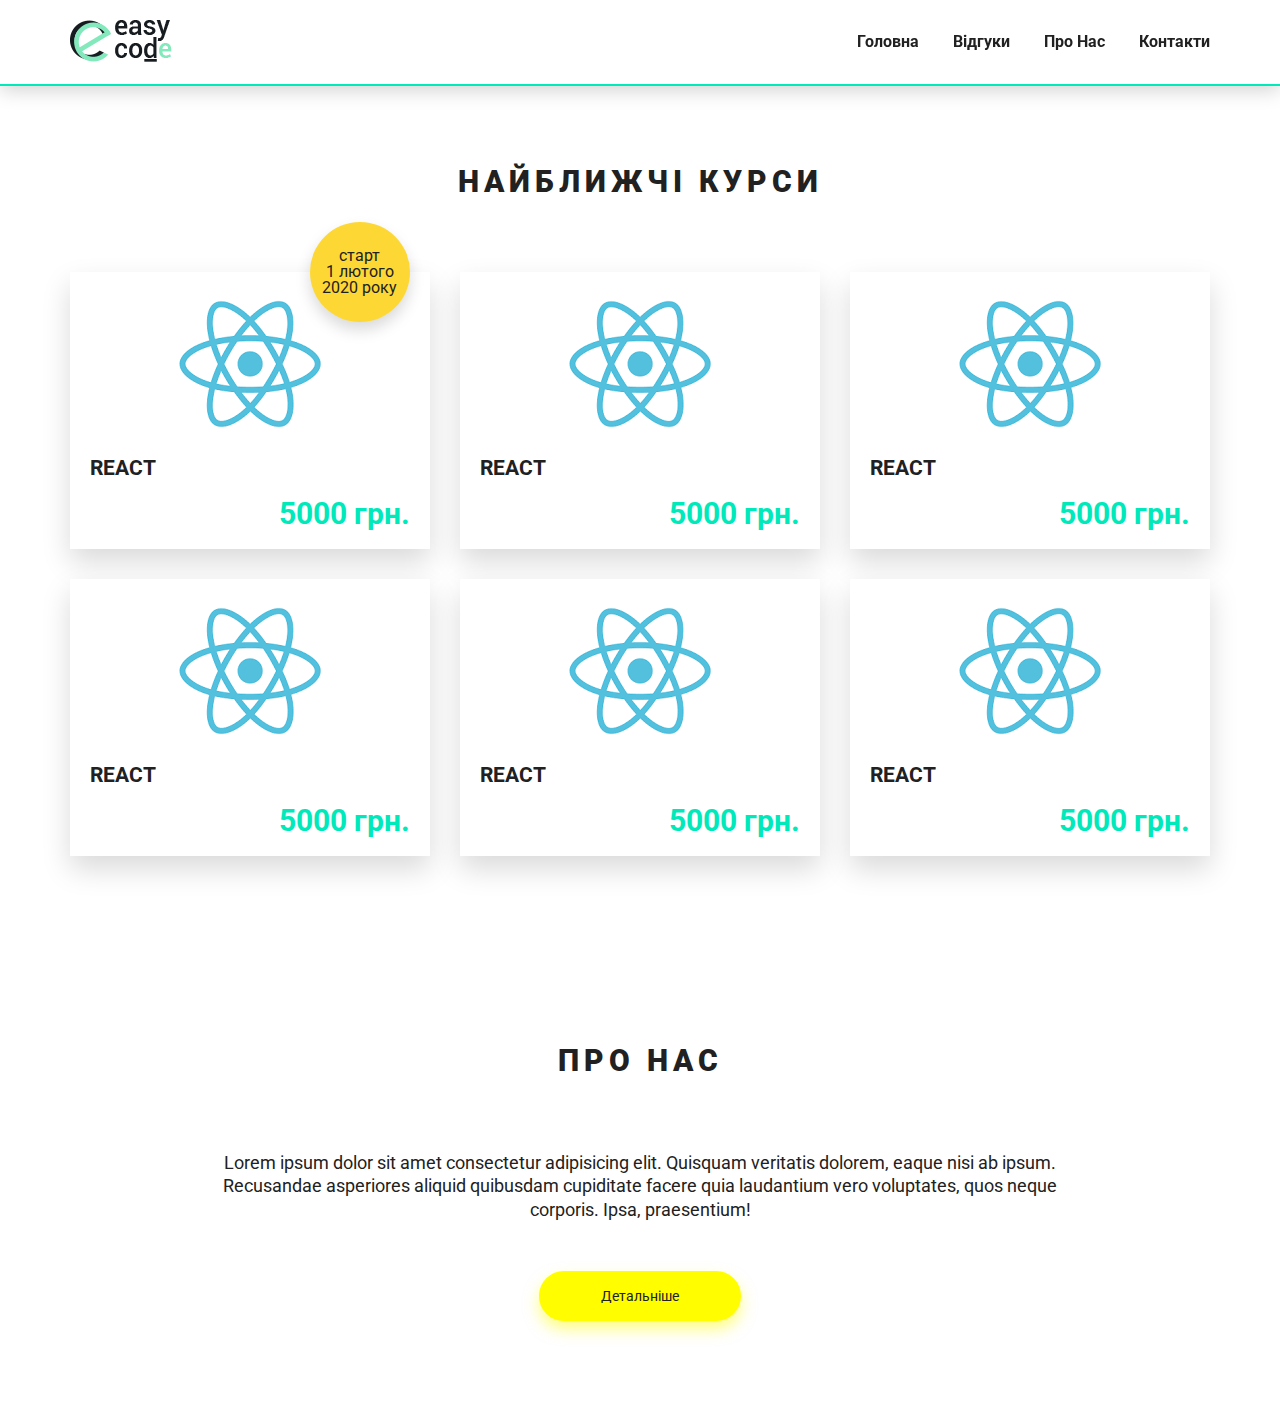
<file: index.html>
<!DOCTYPE html>
<html lang="en">

  <head>
    <meta charset="UTF-8">
    <title>Home page</title>
    <link href="https://fonts.googleapis.com/css?family=Roboto:400,700,900&display=swap" rel="stylesheet">
    <link rel="stylesheet" href="css/style.css">
  </head>

  <body>
    <header id="header">
      <div class="container d-flex justify-content-between align-items-center">
        <div class="logo">
          <a href="#">
            <img src="img/logo-black.png" alt="logo">
          </a>
        </div>
        <!-- /.logo -->
        <nav class="header-nav">
          <a href="#">Головна</a>
          <a href="#">Відгуки</a>
          <a href="#">Про нас</a>
          <a href="#">Контакти</a>
        </nav>
        <!-- /.header-nav -->
      </div>
      <!-- /.container -->
    </header>
    <!-- /#header -->

    <main id="main">
      <section class="standart-section courses-wrap">
        <div class="container">
          <h3 class="section-title text-center text-uppercase">Найближчі курси</h3>
          <div class="row d-flex flex-wrap">
            <div class="col-4">
              <div class="course-item">
                <div class="course-date text-center">
                  <span>старт</span>
                  <span>1 лютого 2020 року</span>
                </div>
                <!-- /.course-date -->
                <a href="#" class="course-img text-center">
                  <img src="img/lesson-react.png" alt="course react">
                </a>
                <!-- /.course-img -->
                <h6 class="course-title text-uppercase"><a href="#">React</a></h6>
                <div class="course-price text-right">
                  <span>5000 грн.</span>
                </div>
                <!-- /.course-price -->
              </div>
              <!-- /.course-item -->
            </div>
            <!-- /.col-4 -->
            <div class="col-4">
              <div class="course-item">
                <a href="#" class="course-img text-center">
                  <img src="img/lesson-react.png" alt="course react">
                </a>
                <!-- /.course-img -->
                <h6 class="course-title text-uppercase"><a href="#">React</a></h6>
                <div class="course-price text-right">
                  <span>5000 грн.</span>
                </div>
                <!-- /.course-price -->
              </div>
              <!-- /.course-item -->
            </div>
            <!-- /.col-4 -->
            <div class="col-4">
              <div class="course-item">
                <a href="#" class="course-img text-center">
                  <img src="img/lesson-react.png" alt="course react">
                </a>
                <!-- /.course-img -->
                <h6 class="course-title text-uppercase"><a href="#">React</a></h6>
                <div class="course-price text-right">
                  <span>5000 грн.</span>
                </div>
                <!-- /.course-price -->
              </div>
              <!-- /.course-item -->
            </div>
            <!-- /.col-4 -->
            <div class="col-4">
              <div class="course-item">
                <a href="#" class="course-img text-center">
                  <img src="img/lesson-react.png" alt="course react">
                </a>
                <!-- /.course-img -->
                <h6 class="course-title text-uppercase"><a href="#">React</a></h6>
                <div class="course-price text-right">
                  <span>5000 грн.</span>
                </div>
                <!-- /.course-price -->
              </div>
              <!-- /.course-item -->
            </div>
            <!-- /.col-4 -->
            <div class="col-4">
              <div class="course-item">
                <a href="#" class="course-img text-center">
                  <img src="img/lesson-react.png" alt="course react">
                </a>
                <!-- /.course-img -->
                <h6 class="course-title text-uppercase"><a href="#">React</a></h6>
                <div class="course-price text-right">
                  <span>5000 грн.</span>
                </div>
                <!-- /.course-price -->
              </div>
              <!-- /.course-item -->
            </div>
            <!-- /.col-4 -->
            <div class="col-4">
              <div class="course-item">
                <a href="#" class="course-img text-center">
                  <img src="img/lesson-react.png" alt="course react">
                </a>
                <!-- /.course-img -->
                <h6 class="course-title text-uppercase"><a href="#">React</a></h6>
                <div class="course-price text-right">
                  <span>5000 грн.</span>
                </div>
                <!-- /.course-price -->
              </div>
              <!-- /.course-item -->
            </div>
            <!-- /.col-4 -->
          </div>
          <!-- /.row -->

        </div>
        <!-- /.container -->
      </section>
      <!-- /.standart-section courses-wrap -->
      <section class="standart-section about-us text-center">
        <div class="container">
          <h3 class="section-title text-center text-uppercase">Про нас</h3>
          <p class="about-us-text">Lorem ipsum dolor sit amet consectetur adipisicing elit. Quisquam veritatis dolorem,
            eaque nisi ab ipsum. Recusandae asperiores aliquid quibusdam cupiditate facere quia laudantium vero voluptates,
            quos neque corporis. Ipsa, praesentium!</p>
          <a href="#" class="btn btn-default">Детальніше</a>
        </div>
        <!-- /.container -->
      </section>
      <!-- /.standrt-section about-as text-centre -->
    </main>
    <!-- /#mail -->
  </body>

</html>
</file>
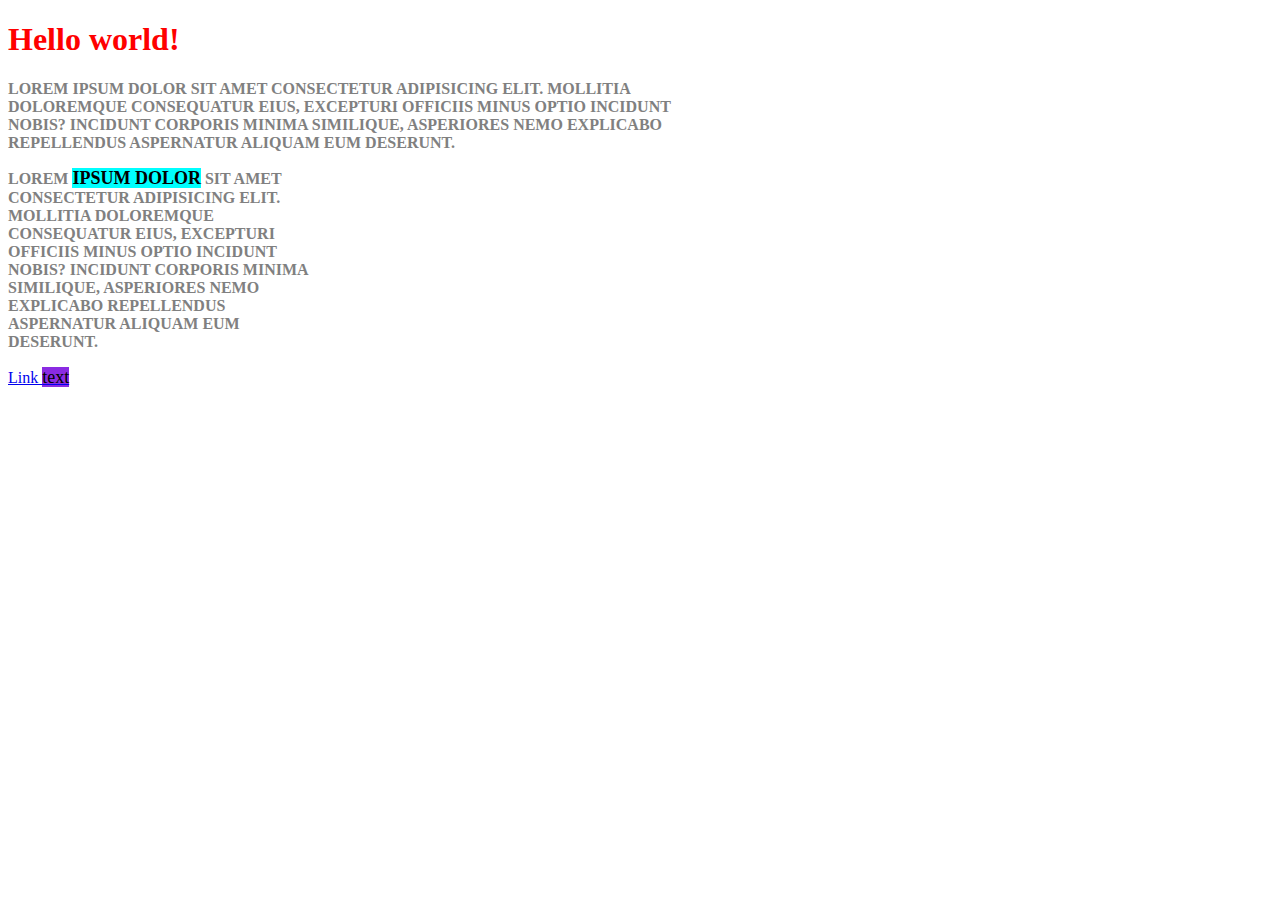
<file: Section 2 CSS Basics/09. Style Priorities/index.html>
<!DOCTYPE html>
<html>

<head>
    <meta charset="UTF-8">
    <title>Document</title>
    <link rel="stylesheet" href="css/style.css">
</head>

<body>
    <h1 style="color: red;">Hello world!</h1>
    <p class="text text-large" id="text">Lorem ipsum dolor sit amet consectetur adipisicing elit. Mollitia doloremque
        consequatur eius, excepturi officiis minus optio incidunt nobis? Incidunt corporis minima similique, asperiores
        nemo explicabo repellendus aspernatur aliquam eum deserunt.</p>
    <p class="text text-small">Lorem <mark>ipsum dolor</mark> sit amet consectetur adipisicing elit. Mollitia doloremque
        consequatur eius, excepturi officiis minus optio incidunt nobis? Incidunt corporis minima similique, asperiores
        nemo explicabo repellendus aspernatur aliquam eum deserunt.</p>
    <a href="#">Link <mark>text</mark></a>
</body>

</html>
</file>
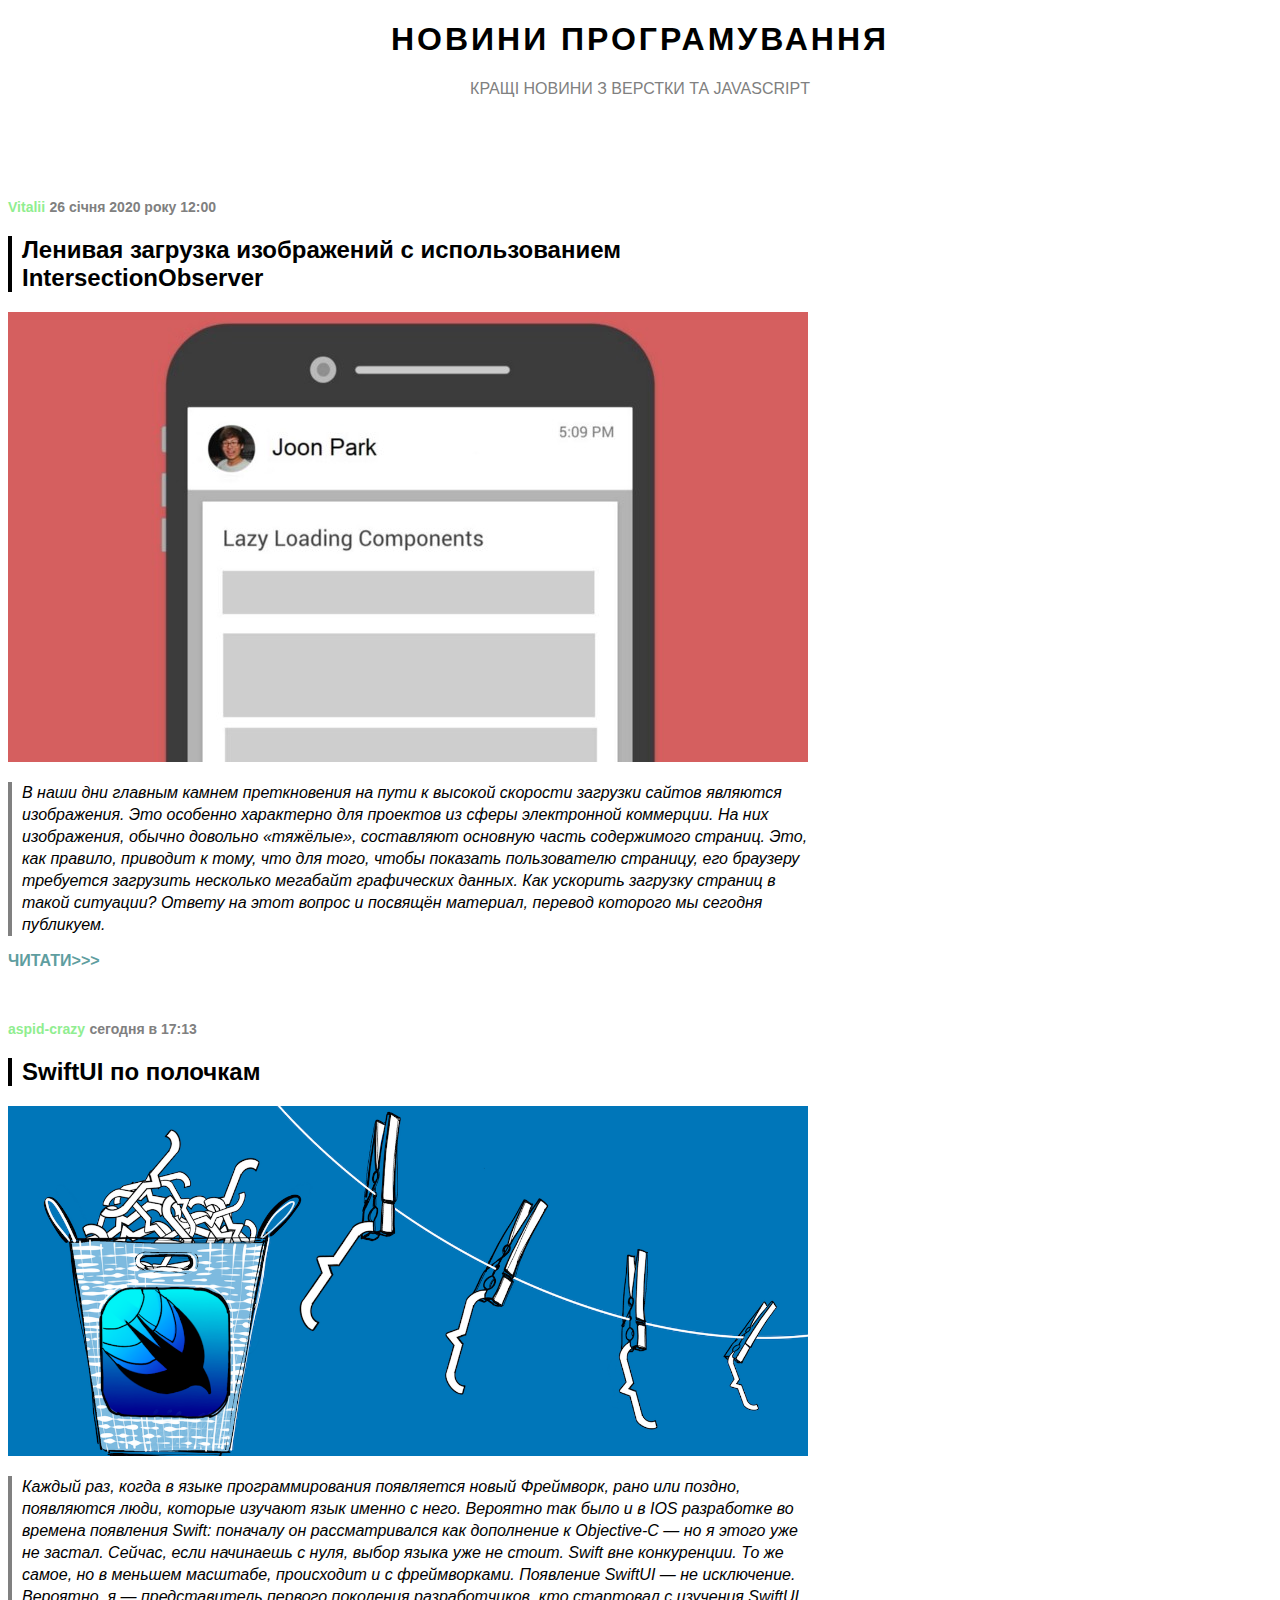
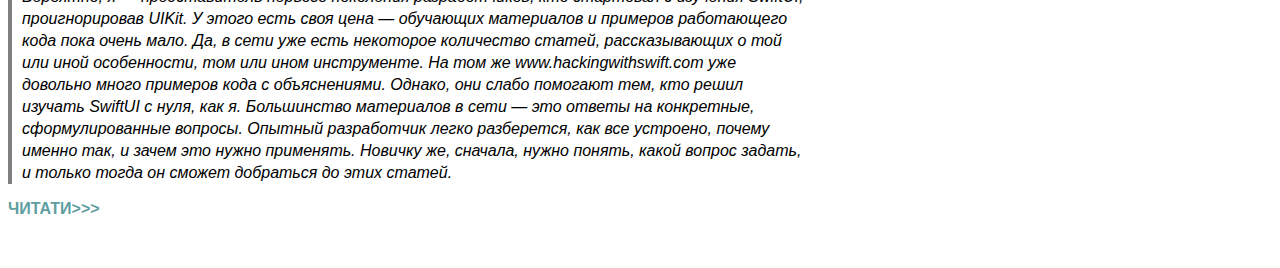
<file: Section 2 CSS Basics/10. Layout of a simple page/index.html>
<!DOCTYPE html>
<html lang="en">

<head>
  <meta charset="UTF-8" />
  <meta name="viewport" content="width=device-width, initial-scale=1.0" />
  <meta http-equiv="X-UA-Compatible" content="ie=edge" />
  <title>Document</title>
  <link rel="stylesheet" href="css/style.css">
</head>

<body>
  <div class="page-header text-center text-uppercase">
    <h1 class="page-title">Новини програмування</h1>
    <p class="page-description">Кращі новини з верстки та Javascript</p>
  </div>
  <!-- /.page-header -->
  <div class="news-container">
    <div class="news-post">
      <span class="news-post-author text-bold">Vitalii</span>
      <span class="news-post-date text-bold">26 січня 2020 року 12:00</span>
      <h2 class="news-post-title">Ленивая загрузка изображений с использованием IntersectionObserver</h2>
      <a href="#" class="news-post-img">
        <img src="img/post-img-1.jpg" alt="news image">
      </a>
      <p class="news-post-text">
        В наши дни главным камнем преткновения на пути к высокой скорости загрузки сайтов являются изображения. Это
        особенно характерно для проектов из сферы электронной коммерции. На них изображения, обычно довольно «тяжёлые»,
        составляют основную часть содержимого страниц. Это, как правило, приводит к тому, что для того, чтобы показать
        пользователю страницу, его браузеру требуется загрузить несколько мегабайт графических данных. Как ускорить
        загрузку страниц в такой ситуации? Ответу на этот вопрос и посвящён материал, перевод которого мы сегодня
        публикуем.
      </p>
      <a href="#" class="news-post-link text-uppercase text-bold">Читати>>></a>
    </div>
    <div class="news-post">
      <span class="news-post-author text-bold">aspid-crazy</span>
      <span class="news-post-date text-bold">сегодня в 17:13</span>
      <h2 class="news-post-title">SwiftUI по полочкам</h2>
      <a href="#" class="news-post-img">
        <img src="img/post-img-2.png" alt="news image">
      </a>
      <p class="news-post-text">
        Каждый раз, когда в языке программирования появляется новый Фреймворк, рано или поздно, появляются люди, которые
        изучают язык именно с него. Вероятно так было и в IOS разработке во времена появления Swift: поначалу он
        рассматривался как дополнение к Objective-C — но я этого уже не застал. Сейчас, если начинаешь с нуля, выбор
        языка уже не стоит. Swift вне конкуренции.

        То же самое, но в меньшем масштабе, происходит и с фреймворками. Появление SwiftUI — не исключение. Вероятно, я
        — представитель первого поколения разработчиков, кто стартовал с изучения SwiftUI, проигнорировав UIKit. У этого
        есть своя цена — обучающих материалов и примеров работающего кода пока очень мало. Да, в сети уже есть некоторое
        количество статей, рассказывающих о той или иной особенности, том или ином инструменте. На том же
        www.hackingwithswift.com уже довольно много примеров кода с объяснениями. Однако, они слабо помогают тем, кто
        решил изучать SwiftUI с нуля, как я. Большинство материалов в сети — это ответы на конкретные, сформулированные
        вопросы. Опытный разработчик легко разберется, как все устроено, почему именно так, и зачем это нужно применять.
        Новичку же, сначала, нужно понять, какой вопрос задать, и только тогда он сможет добраться до этих статей.
      </p>
      <a href="#" class="news-post-link text-uppercase text-bold">Читати>>></a>
    </div>
  </div>
  <!-- /.news-container -->
</body>

</html>
</file>
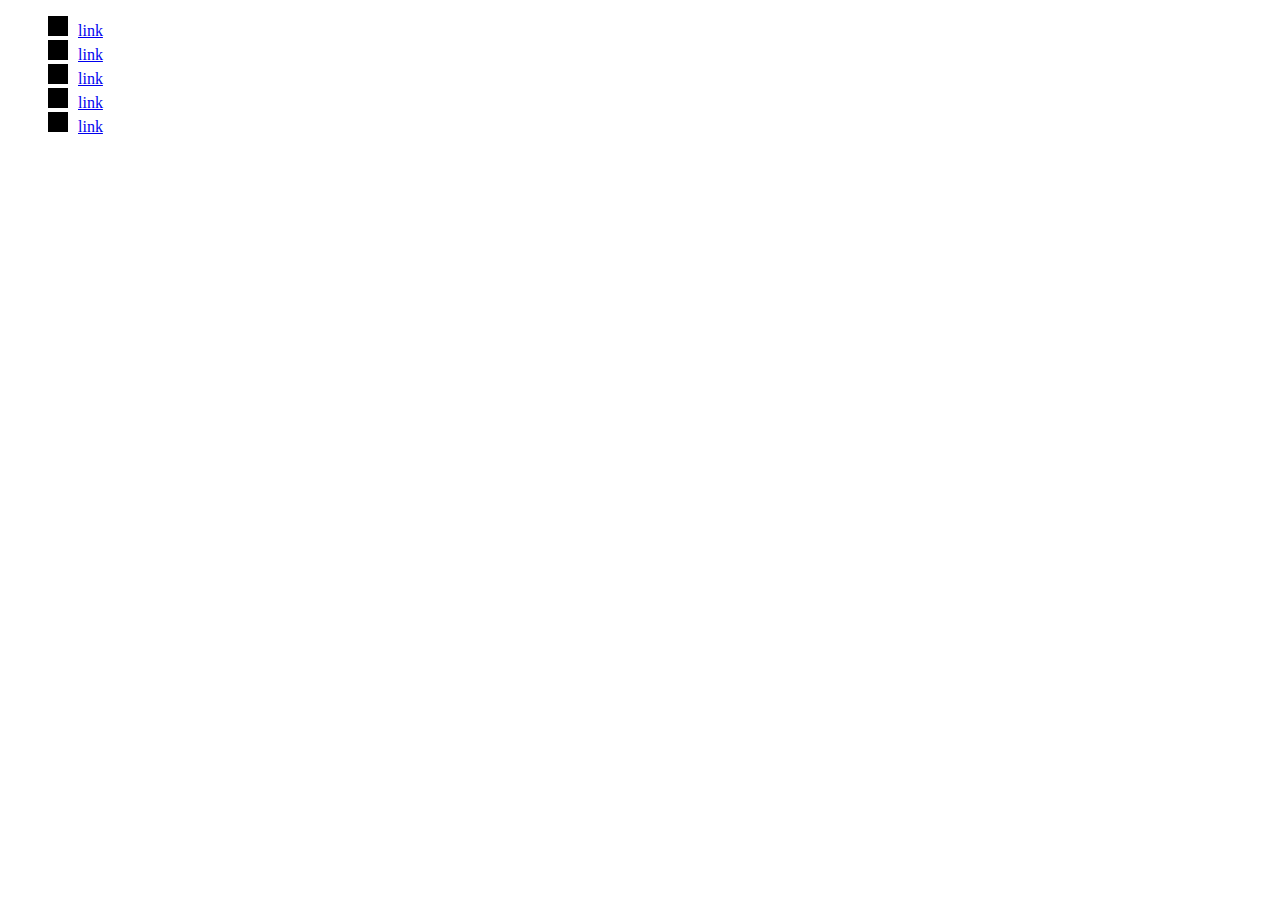
<file: Section 2 CSS Basics/11. Pseudo-classes and pseudo-elements/index.html>
<!DOCTYPE html>
<html>

<head>
    <meta charset="UTF-8">
    <title>Document</title>
    <link rel="stylesheet" href="css/style.css">
</head>

<body>
    <ul class="list">
        <li><a href="#">link</a></li>
        <li class="not-exmpl"><a href="#">link</a></li>
        <li><a href="#">link</a></li>
        <li><a href="#">link</a></li>
        <li class="not-exmpl"><a href="#">link</a></li>
    </ul>
</body>

</html>
</file>
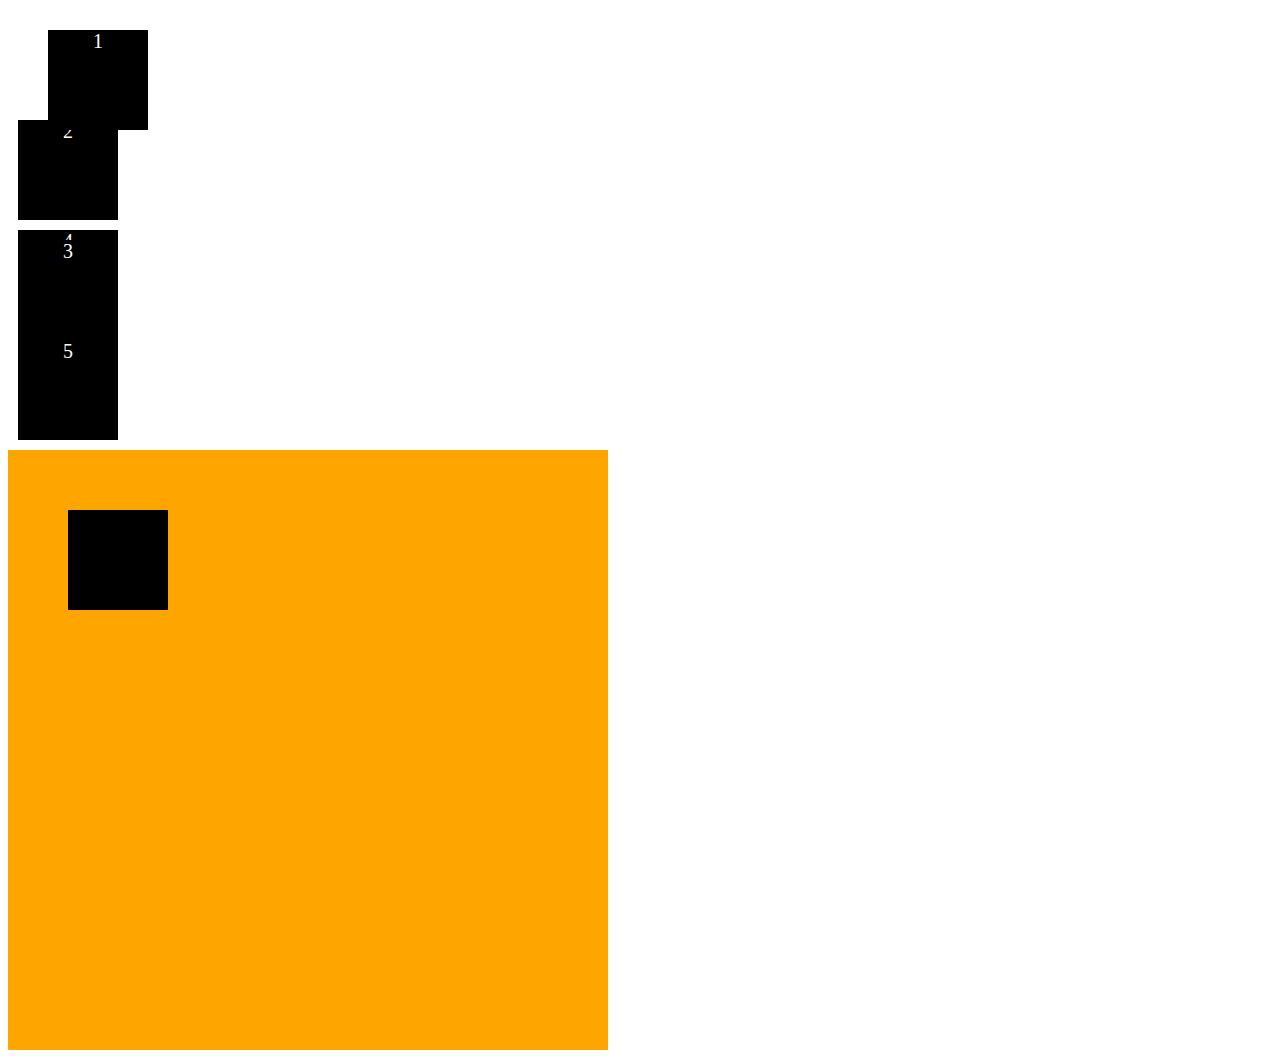
<file: Section 2 CSS Basics/12. Positioning of elements/index.html>
<!DOCTYPE html>
<html>

<head>
    <meta charset="UTF-8">
    <title>Document</title>
    <link rel="stylesheet" href="css/style.css">
</head>

<body>
    <div class="block pos-relative">1</div>
    <div class="block">2</div>
    <div class="block pos-absolute">3</div>
    <div class="block">4</div>
    <div class="block pos-fixed">5</div>
    <div class="absolute-container">
        <div class="block"></div>
    </div>
</body>

</html>
</file>
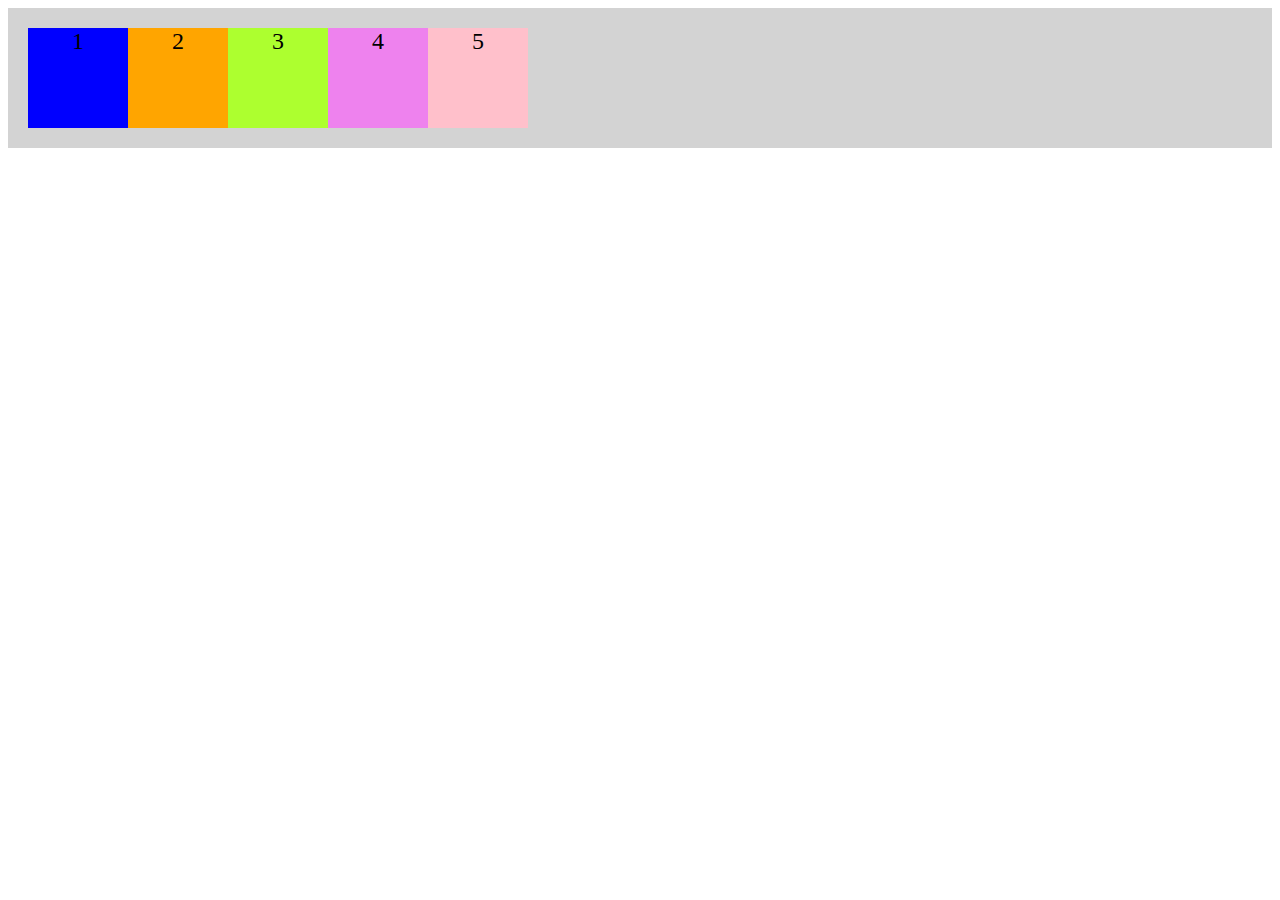
<file: Section 2 CSS Basics/13. Introduction to Flexbox/index.html>
<!DOCTYPE html>
<html>

<head>
    <meta charset="UTF-8">
    <title>Document</title>
    <link rel="stylesheet" href="css/style.css">
</head>

<body>
    <div class="flex-container">
        <div class="flex-el bg-blue">1</div>
        <div class="flex-el bg-orange">2</div>
        <div class="flex-el bg-green">3</div>
        <div class="flex-el bg-violet">4</div>
        <div class="flex-el bg-pink">5</div>
    </div>
</body>

</html>
</file>
<file: Section 2 CSS Basics/09. Style Priorities/css/style.css>
/* 
    * {}
    p {}
    .class-name {}
    #id-name {}
    inline-style

    .class-name h1 
*/
h1 {
    color: orange;
}

p mark {
    background-color: aqua;
}

mark {
    background-color: blueviolet;
    font-size: 18px;
}

p {
    color: blue;
}

.text {
    text-transform: uppercase;
    color: gray !important;
    font-weight: bold;
}

.text-large {
    width: 700px;
}

.text-small {
    width: 300px;
}

#text {
    color: lightseagreen;
}
</file>
<file: Section 2 CSS Basics/10. Layout of a simple page/css/style.css>
body {
  font-family: Arial, Helvetica, sans-serif;
}

a {
  text-decoration: none;
  color: black;
}

img {
  max-width: 100%;
}

.text-center {
  text-align: center;
}

.text-uppercase {
  text-transform: uppercase;
}

.text-bold {
  font-weight: bold;
}

.page-title {
  letter-spacing: 3px;
}

.page-description {
  color: grey;
  font-size: 16px;
}

/* News Section Start */
.news-container {
  margin-top: 100px;
}

.news-post {
  width: 800px;
  margin-bottom: 50px;
}

.news-post-author,
.news-post-date {
  font-size: 14px;
  color: lightgreen;
}

.news-post-date {
  color: grey;
}

.news-post-title {
  border-left: 4px solid black;
  padding-left: 10px;
}

.news-post-text {
  border-left: 4px solid grey;
  padding-left: 10px;
  font-style: italic;
  line-height: 22px;
}

.news-post-link {
  color: cadetblue;
}
</file>
<file: Section 2 CSS Basics/11. Pseudo-classes and pseudo-elements/css/style.css>
/* .list li:last-child a {
    color: red;
}

.list li:first-child a {
    color: orange;
} */

/* .list li:nth-child(4) a {
    color: blueviolet;
} */

/* .list a:hover {
    color: brown;
} */

/* .list li:not(.not-exmpl) a {
    color: orange;
} */
.list {
    list-style: none;
}

.list li::before {
    content: '';
    display: inline-block;
    width: 20px;
    height: 20px;
    background-color: #000;
    margin-right: 10px;
}
</file>
<file: Section 2 CSS Basics/12. Positioning of elements/css/style.css>
.block {
    width: 100px;
    height: 100px;
    margin: 10px;
    background-color: #000;
    color: #fff;
    text-align: center;
    font-size: 20px;
}

.pos-relative {
    position: relative;
    top: 20px;
    left: 30px;
}

.pos-absolute {
    position: absolute;
}

.absolute-container {
    width: 500px;
    height: 500px;
    padding: 50px;
    background-color: orange;
}
</file>
<file: Section 2 CSS Basics/13. Introduction to Flexbox/css/style.css>
.flex-container {
    padding: 20px;
    background-color: lightgray;
    display: flex;
    /* justify-content: space-evenly;*/
    flex-wrap: wrap;
}

.flex-el {
    width: 100px;
    height: 100px;
    color: black;
    text-align: center;
    font-size: 24px;
    /* flex-grow: 1; */
}

.bg-blue {
    background-color: blue;
    /* order: 1; */
}

.bg-orange {
    background-color: orange;
}

.bg-green {
    background-color: greenyellow;
}

.bg-violet {
    background-color: violet;
}

.bg-pink {
    background-color: pink;
}
</file>
<file: css/style.css>
/* Reset start */
* {
  box-sizing: border-box;
  margin: 0;
  padding: 0;
}

body {
  color: #212121;
  font: 400 14px/1 "Roboto", sans-serif;
}

a {
  color: inherit;
  text-decoration: none;
}

ul {
  list-style: none;
}

img {
  max-width: 100%;
}

/* Reset end */

/* Default classes start  */
.d-flex {
  display: flex;
}

.justify-content-between {
  justify-content: space-between;
}

.justify-content-center {
  justify-content: center;
}

.align-items-center {
  align-items: center;
}

.flex-column {
  flex-direction: column;
}

.flex-wrap {
  flex-wrap: wrap;
}

.text-center {
  text-align: center;
}

.text-right {
  text-align: right;
}

.text-uppercase {
  text-transform: uppercase;
}

/* Default classes end  */

.container {
  max-width: 1170px;
  margin: auto;
  padding: 0 15px;
}

.standart-section {
  padding: 80px 0;
}

.section-title {
  font-weight: 900;
  margin-bottom: 75px;
  font-size: 30px;
  letter-spacing: 5px;
}

.col-4 {
  width: 33.3333%;
  padding: 0 15px;
}

.row {
  margin: 0 -15px;
}

.btn {
  display: inline-block;
  padding: 16px 60px;
  font: 400 14px/1 'Roboto', sans-serif;
  border-radius: 50px;
  border: 2px solid transparent;
  cursor: pointer;
  color: #212121;
}

.btn.btn-default {
  background-color: #fffd00;
  border-color: #fffd00;
  box-shadow: 0 8px 15px rgba(255, 253, 0, 0.5);
}

.btn.btn-default:hover {
  background-color: #fff;
}

#header {
  padding: 20px 0;
  border-bottom: 2px solid #00e9ba;
  background-color: #fff;
  box-shadow: 0 3px 20px rgba(0, 0, 0, 0.2);
  position: fixed;
  width: 100%;
  top: 0;
  left: 0;
  z-index: 99;
}

.header-nav {
  font-size: 16px;
  font-weight: 700;
}

.header-nav a {
  text-transform: capitalize;
}

.header-nav a + a {
  margin-left: 30px;
}

.header-nav a:hover {
  color: #00e9ba;
}

#main {
  padding-top: 87px;
}

.course-item {
  background-color: #fff;
  box-shadow: 0 13px 27px rgba(0, 0, 0, 0.15);
  padding: 20px;
  margin-bottom: 30px;
  position: relative;
}

.course-item .course-img {
  display: block;
  margin-bottom: 20px;
}

.course-item .course-title {
  font-size: 21px;
  font-weight: 700;
  margin-bottom: 20px;
}

.course-item .course-price {
  font-size: 30px;
  font-weight: 700;
  color: #00e9ba;
}

.course-item .course-date {
  width: 100px;
  height: 100px;
  background-color: #fdd835;
  font-size: 16px;
  border-radius: 50%;
  box-shadow: 0 8px 15px rgba(0, 0, 0, 0.15);
  display: flex;
  justify-content: center;
  flex-direction: column;
  position: absolute;
  right: 20px;
  top: -50px;
}

.about-us-text {
  font-size: 18px;
  line-height: 1.3;
  max-width: 900px;
  margin: auto;
  margin-bottom: 50px;
}
</file>
